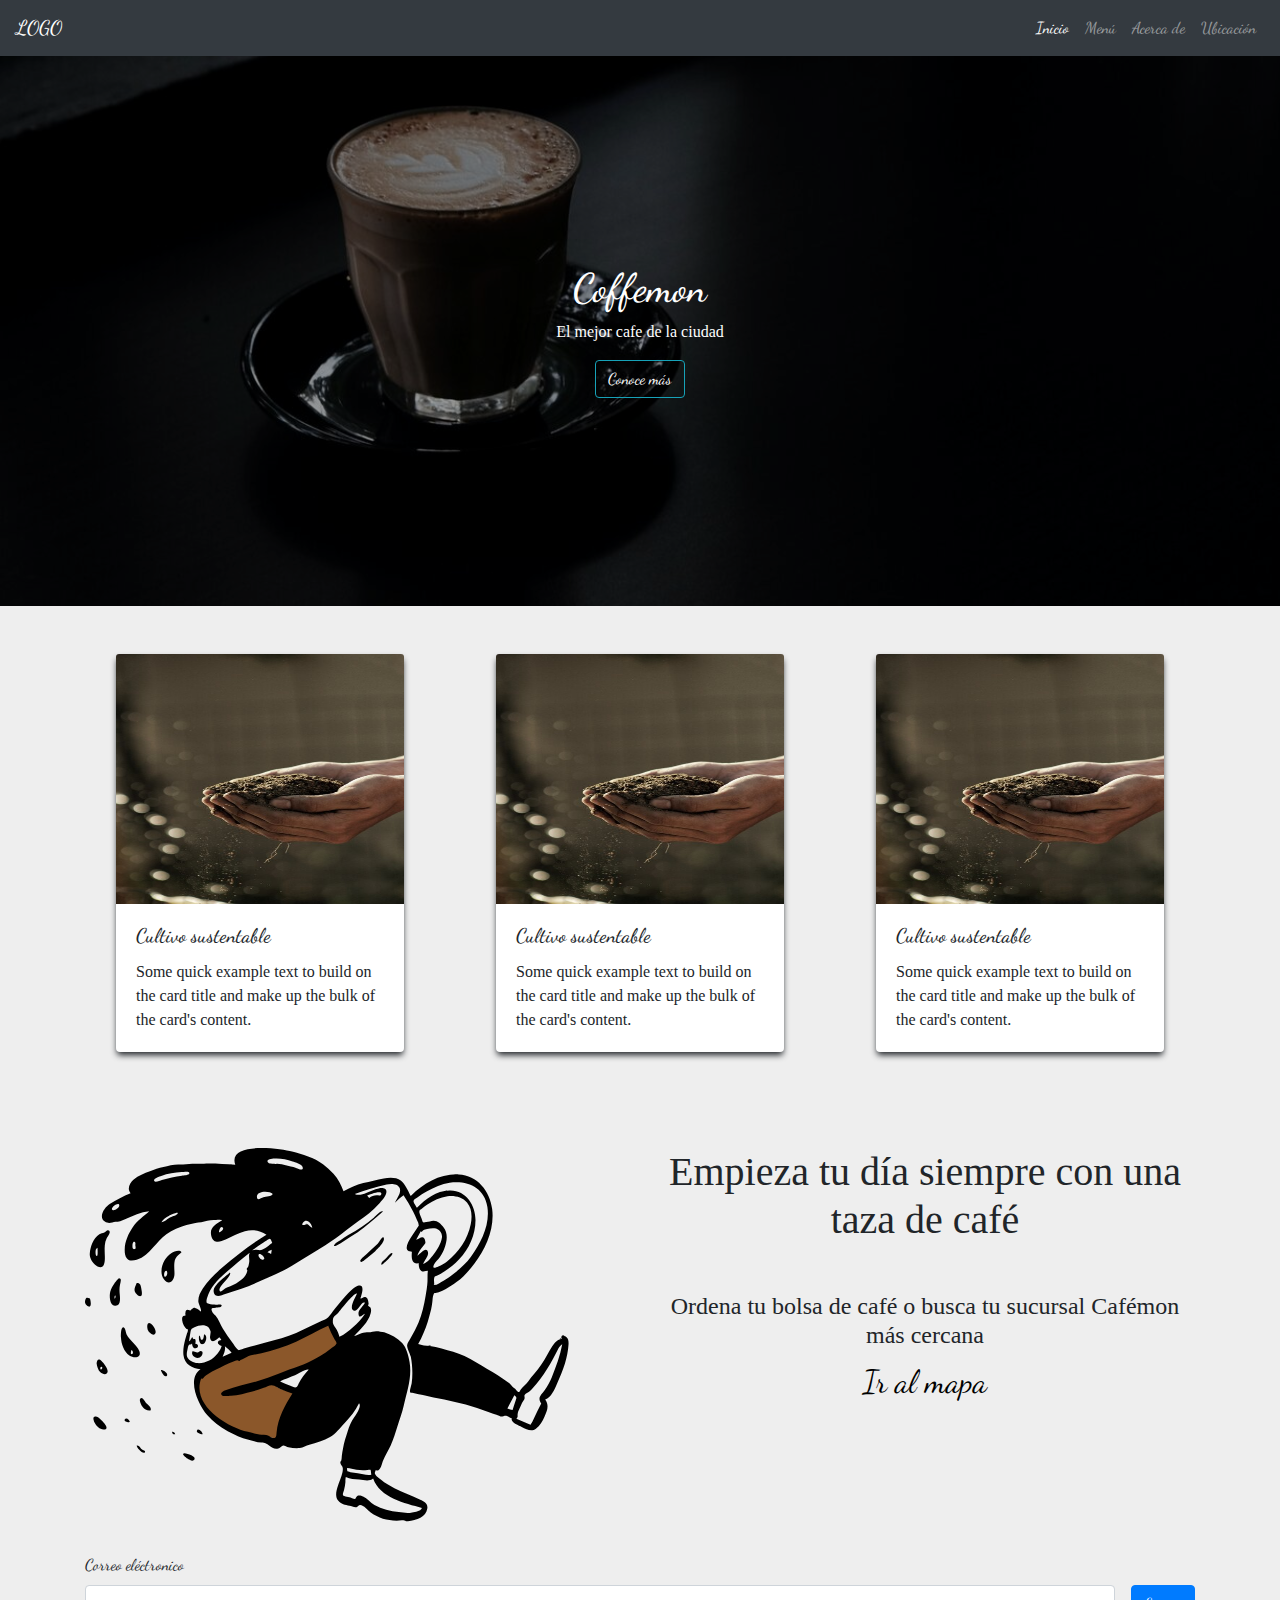
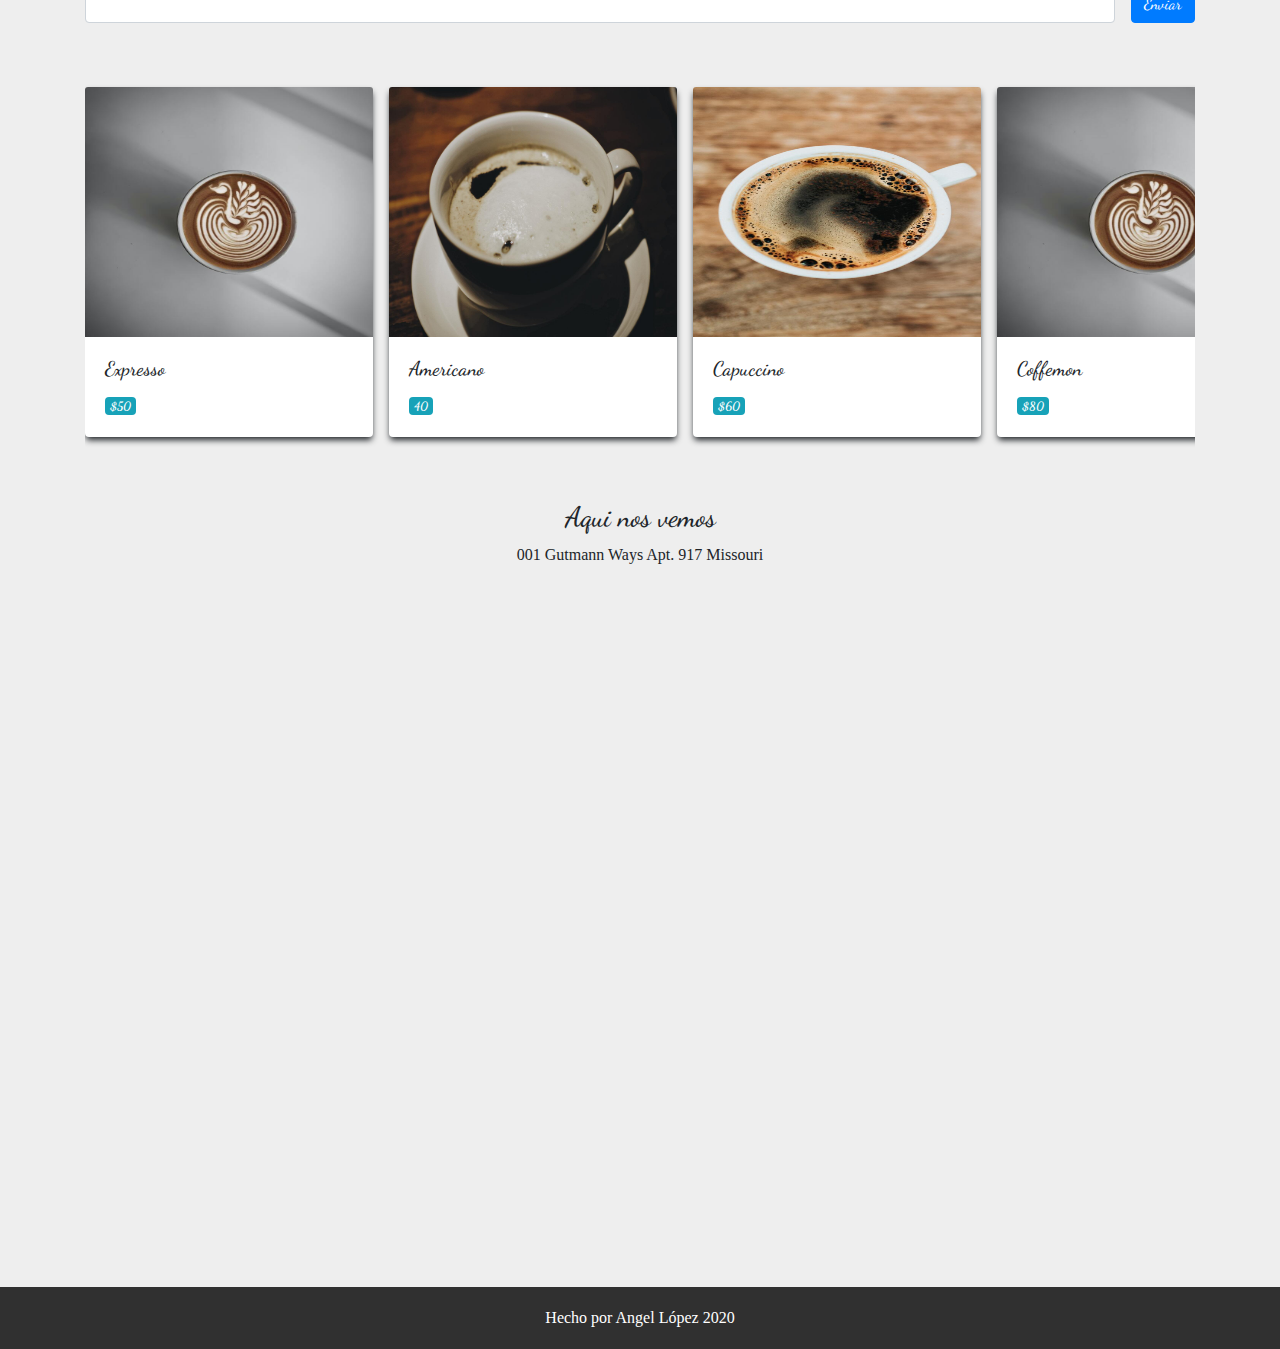
<file: index.html>
<!DOCTYPE html>
<html lang="en">
<head>
  <meta charset="UTF-8">
  <meta name="viewport" content="width=device-width, initial-scale=1.0">
  <link rel="stylesheet" href="https://stackpath.bootstrapcdn.com/bootstrap/4.5.2/css/bootstrap.min.css" integrity="sha384-JcKb8q3iqJ61gNV9KGb8thSsNjpSL0n8PARn9HuZOnIxN0hoP+VmmDGMN5t9UJ0Z" crossorigin="anonymous">
  <link rel="stylesheet" href="./css/style.css">
  <link href="https://fonts.googleapis.com/css2?family=Dancing+Script:wght@400;500;600;700&family=Old+Standard+TT&display=swap" rel="stylesheet">
  <title>Demo Web</title>
</head>
<body>
  <header>
    <nav class="navbar navbar-expand-lg navbar-dark bg-dark">
      <a class="navbar-brand" href="./index.html">LOGO</a>
      <button class="navbar-toggler" type="button" data-toggle="collapse" data-target="#navbarNavAltMarkup" aria-controls="navbarNavAltMarkup" aria-expanded="false" aria-label="Toggle navigation">
        <span class="navbar-toggler-icon"></span>
      </button>
      <div class="collapse navbar-collapse" id="navbarNavAltMarkup">
        <div class="navbar-nav">
          <a class="nav-link active" href="/">Inicio</a>
          <a class="nav-link" href="#stripe">Menú</a>
          <a class="nav-link" href="./acercaDe.html">Acerca de</a>
          <a class="nav-link" href="#map">Ubicación</a>
        </div>
      </div>
    </nav>
    
    <!-- Portada -->
    <div class="cover d-flex flex-column justify-content-center align-items-center">
      <h1>Coffemon</h1>
      <p>El mejor cafe de la ciudad</p>
      <button class="btn btn-outline-info"><a href="./acercaDe.html">Conoce más</a></button>
    </div>

  </header>

  <main>
    <section>
      <div class="container mt-5 mb-5">
        <div class="row">
          
          <div class="col-12 col-sm-6 col-md-4 mb-5 d-flex justify-content-center">
            <div class="card" style="width: 18rem;">
              <img src="./img/rsz_1gabriel-jimenez-jin4w1hqgl4-unsplash.jpg" class="card-img-top" alt="manos agarrando tierra de cultivo">
              <div class="card-body">
                <h5 class="card-title">Cultivo sustentable</h5>
                <p class="card-text">Some quick example text to build on the card title and make up the bulk of the card's content.</p>
              </div>
            </div>
          </div>
          
          <div class="col-12 col-sm-6 col-md-4 mb-5 d-flex justify-content-center">
              <div class="card" style="width: 18rem;">
                <img src="./img/rsz_1gabriel-jimenez-jin4w1hqgl4-unsplash.jpg" class="card-img-top" alt="manos agarrando tierra de cultivo">
                <div class="card-body">
                  <h5 class="card-title">Cultivo sustentable</h5>
                  <p class="card-text">Some quick example text to build on the card title and make up the bulk of the card's content.</p>
                </div>
              </div>
          </div>
        
          <div class="col-12 col-sm-6 col-md-4 mb-5 d-flex justify-content-center">
              <div class="card" style="width: 18rem;">
                <img src="./img/rsz_1gabriel-jimenez-jin4w1hqgl4-unsplash.jpg" class="card-img-top" alt="manos agarrando tierra de cultivo">
                <div class="card-body">
                  <h5 class="card-title">Cultivo sustentable</h5>
                  <p class="card-text">Some quick example text to build on the card title and make up the bulk of the card's content.</p>
                </div>
              </div>
          </div>
  
        </div>
      </div>
    </section>
  
    <section>
      <div class="container mt-5 mb-5">
        <div class="row mb-5s">
          
          <div class="col-12 col-sm-6">
            <img src="./img/CoffeeDoddle.svg" alt="caricatura de hombre agarrando taza gigante de cafe">
          </div>
  
          <div class="col-12 col-sm-6 contenedor">
            <p class="h1 mb-5">Empieza tu día siempre con una taza de café</p>
            <p class="h4">Ordena tu bolsa de café o busca tu sucursal Cafémon más cercana</p>
            <a href="#map" class="link-mapa">Ir al mapa</a>
          </div>
          
        </div>
        <!-- En action es donde decimos a donde se deben de enviar las cosas -->
        <form action="">
          <label for="email">Correo eléctronico</label>
          <div class="d-flex">
            <div class="flex-fill mr-3">
              <!-- Es importante que siempre asociemos un label con un input -->
              <!-- El valor del for del label debe ser el mismo que el valor del id del input -->
              <input type="email" name="" id="email" class="form-control" autocomplete="off">
            </div>
            <!-- El boton debe tener el type submit para que sepa que debe enviar los datos del formulario -->
            <button type="submit" class="btn btn-primary">Enviar</button>
          </div>
        </form>
      </div>
    </section>
  
    <section>
      <div class="container mt-5 mb-5" id="stripe">
  
        <div class="product-stripe">
          
          <div class="stripe-container">
  
            <div class="card" style="width: 18rem;">
              <img src="./img/chaos-creator-rOQdDwXoVps-unsplash.jpg" class="card-img-top" alt="taza de cafe">
              <div class="card-body">
                <h5 class="card-title">Expresso</h5>
                <span class="badge badge-info">$50</span>
              </div>
            </div>
    
            <div class="card" style="width: 18rem;">
              <img src="./img/steve-tsang-LXFwUcYD25Y-unsplash.jpg" class="card-img-top" alt="taza de cafe">
              <div class="card-body">
                <h5 class="card-title">Americano</h5>
                <span class="badge badge-info">40</span>
              </div>
            </div>
    
            <div class="card" style="width: 18rem;">
              <img src="./img/nathan-dumlao-nBJHO6wmRWw-unsplash.jpg" class="card-img-top" alt="taza de cafe">
              <div class="card-body">
                <h5 class="card-title">Capuccino</h5>
                <span class="badge badge-info">$60</span>
              </div>
            </div>
    
            <div class="card" style="width: 18rem;">
              <img src="./img/chaos-creator-rOQdDwXoVps-unsplash.jpg" class="card-img-top" alt="taza de cafe">
              <div class="card-body">
                <h5 class="card-title">Coffemon</h5>
                <span class="badge badge-info">$80</span>
              </div>
            </div>
  
            <div class="card" style="width: 18rem;">
              <img src="./img/nathan-dumlao-nBJHO6wmRWw-unsplash.jpg" class="card-img-top" alt="taza de cafe">
              <div class="card-body">
                <h5 class="card-title">Capuccino</h5>
                <span class="badge badge-info">$60</span>
              </div>
            </div>
  
            <div class="card" style="width: 18rem;">
              <img src="./img/steve-tsang-LXFwUcYD25Y-unsplash.jpg" class="card-img-top" alt="taza de cafe">
              <div class="card-body">
                <h5 class="card-title">Americano</h5>
                <span class="badge badge-info">40</span>
              </div>
            </div>
  
          </div>
  
        </div>
      </div>
    </section>
  
    <section>
      <div class="container mt-5 mb-5 text-center" id="map">
        <p class="h3 title-address">Aqui nos vemos</p>
        <p class="mb-5">001 Gutmann Ways Apt. 917 Missouri</p>
        <div class="responsive-iframe">
          <iframe src="https://www.google.com/maps/embed?pb=!1m18!1m12!1m3!1d3764.495742540195!2d-99.1635152845806!3d19.347675705916743!2m3!1f0!2f0!3f0!3m2!1i1024!2i768!4f13.1!3m3!1m2!1s0x85d1ffdcb3afc8d1%3A0x9ce8839c8bfba181!2sCentro%20De%20Coyoacan!5e0!3m2!1ses-419!2smx!4v1599631989871!5m2!1ses-419!2smx" width="600" height="450" frameborder="0" style="border:0;" allowfullscreen="" aria-hidden="false" tabindex="0"></iframe>
        </div>
      </div>
    </section>
  </main>

  <footer>
    <div class="footer text-center">
      <p class="firm mt-5 mb-0">Hecho por Angel López 2020</p>
    </div>
  </footer>
</body>
</html>
</file>
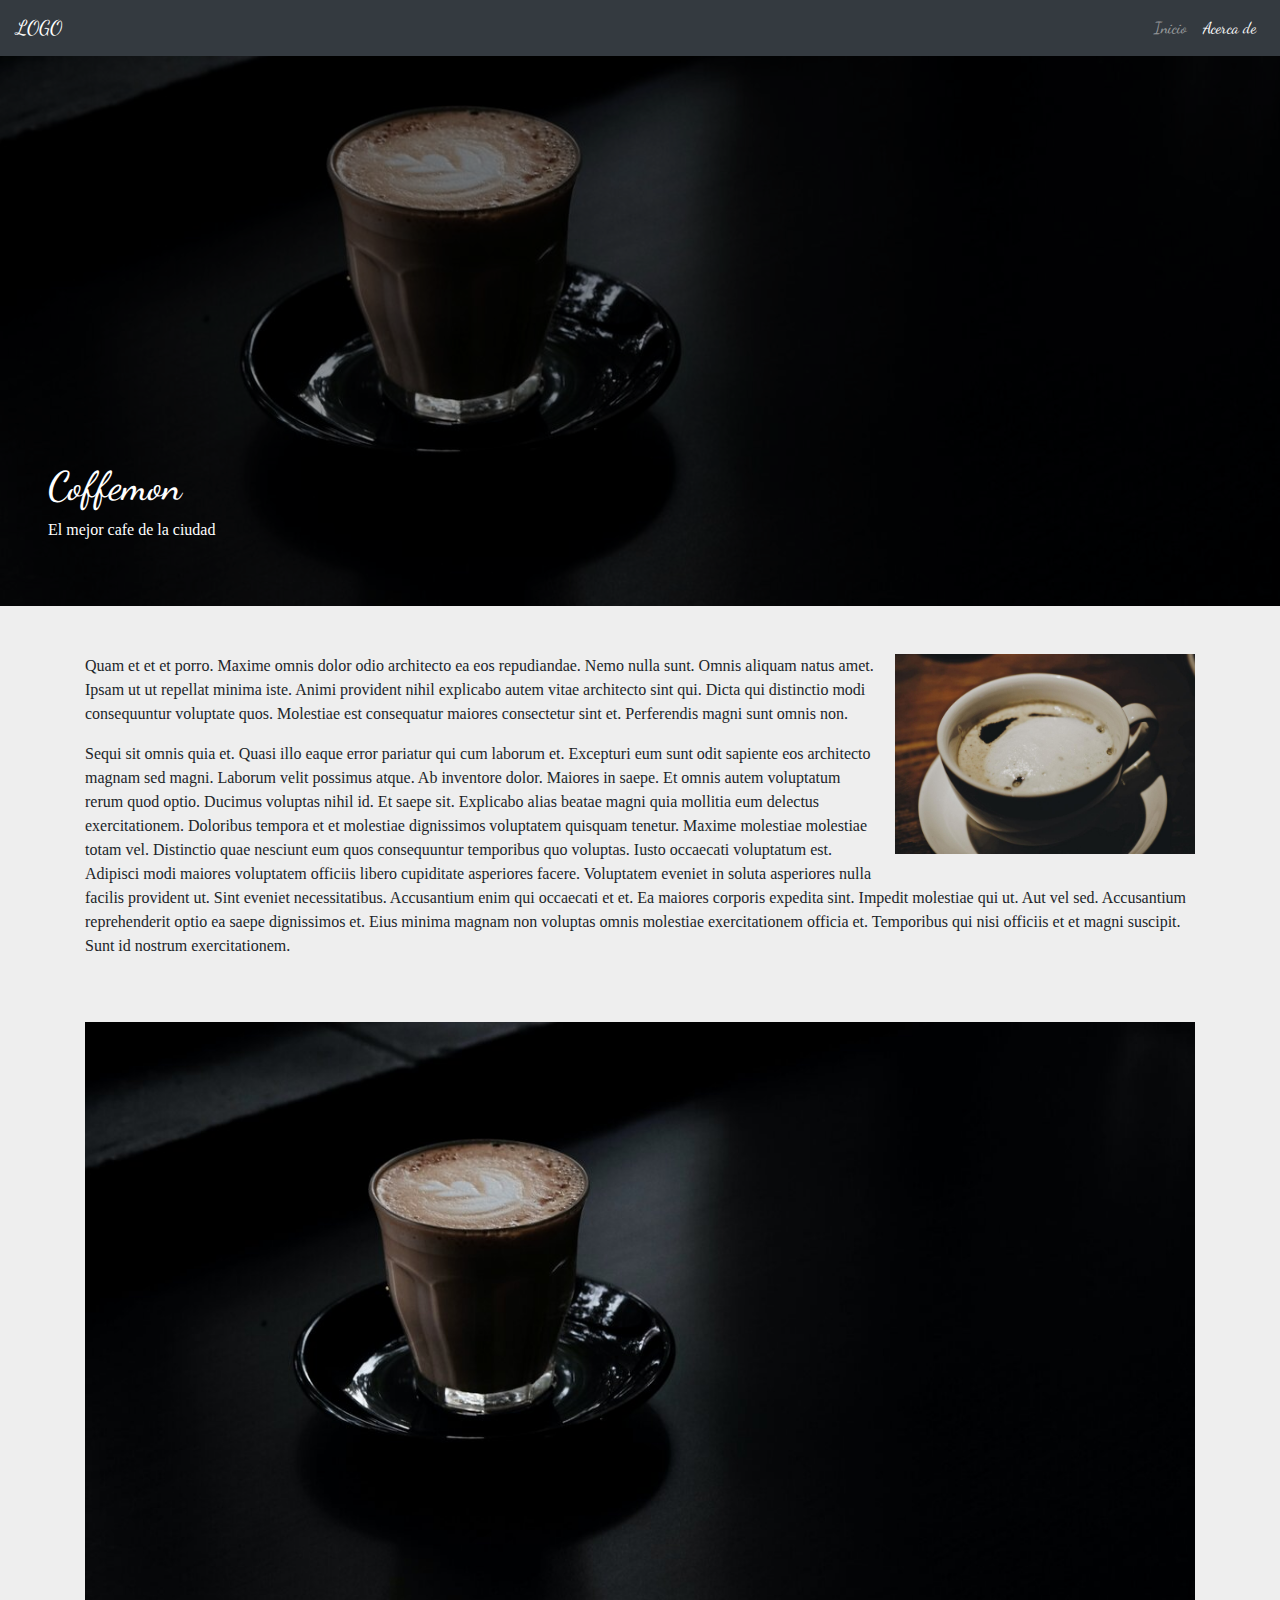
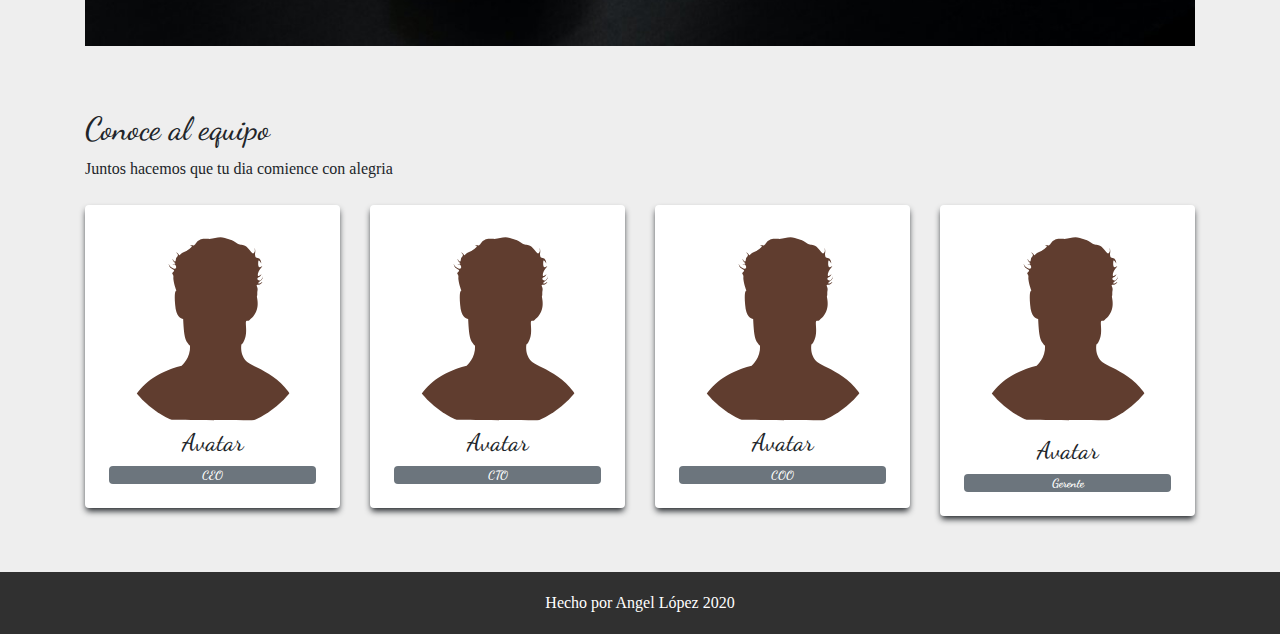
<file: acercaDe.html>
<!DOCTYPE html>
<html lang="en">
<head>
  <meta charset="UTF-8">
  <meta name="viewport" content="width=device-width, initial-scale=1.0">
  <link rel="stylesheet" href="https://stackpath.bootstrapcdn.com/bootstrap/4.5.2/css/bootstrap.min.css" integrity="sha384-JcKb8q3iqJ61gNV9KGb8thSsNjpSL0n8PARn9HuZOnIxN0hoP+VmmDGMN5t9UJ0Z" crossorigin="anonymous">
  <link rel="stylesheet" href="./css/style.css">
  <link href="https://fonts.googleapis.com/css2?family=Dancing+Script:wght@400;500;600;700&family=Old+Standard+TT&display=swap" rel="stylesheet">
  <title>Demo Web</title>
</head>
<body>
  <header>
    <nav class="navbar navbar-expand-lg navbar-dark bg-dark">
      <a class="navbar-brand" href="./index.html">LOGO</a>
      <button class="navbar-toggler" type="button" data-toggle="collapse" data-target="#navbarNavAltMarkup" aria-controls="navbarNavAltMarkup" aria-expanded="false" aria-label="Toggle navigation">
        <span class="navbar-toggler-icon"></span>
      </button>
      <div class="collapse navbar-collapse" id="navbarNavAltMarkup">
        <div class="navbar-nav">
          <a class="nav-link" href="./index.html">Inicio</a>
          <a class="nav-link active" href="./acercaDe.html">Acerca de</a>
        </div>
      </div>
    </nav>
    
    <!-- Portada -->
    <div class="cover d-flex flex-column justify-content-end align-items-start p-5">
      <h1>Coffemon</h1>
      <p>El mejor cafe de la ciudad</p>
    </div>

  </header>

  <main>

    <section>
      <div class="container mt-5 mb-5">
        <img class="imagen-acerca float-right ml-3 mb-3" src="./img/steve-tsang-LXFwUcYD25Y-unsplash.jpg" alt="taza de cafe">

        <p>Quam et et et porro. Maxime omnis dolor odio architecto ea eos repudiandae. Nemo nulla sunt. Omnis aliquam natus amet. Ipsam ut ut repellat minima iste. Animi provident nihil explicabo autem vitae architecto sint qui. Dicta qui distinctio modi consequuntur voluptate quos. Molestiae est consequatur maiores consectetur sint et. Perferendis magni sunt omnis non.</p>
        
        <p>Sequi sit omnis quia et. Quasi illo eaque error pariatur qui cum laborum et. Excepturi eum sunt odit sapiente eos architecto magnam sed magni. Laborum velit possimus atque. Ab inventore dolor. Maiores in saepe.
          Et omnis autem voluptatum rerum quod optio. Ducimus voluptas nihil id. Et saepe sit. Explicabo alias beatae magni quia mollitia eum delectus exercitationem.
          Doloribus tempora et et molestiae dignissimos voluptatem quisquam tenetur. Maxime molestiae molestiae totam vel. Distinctio quae nesciunt eum quos consequuntur temporibus quo voluptas. Iusto occaecati voluptatum est. Adipisci modi maiores voluptatem officiis libero cupiditate asperiores facere. Voluptatem eveniet in soluta asperiores nulla facilis provident ut. Sint eveniet necessitatibus. Accusantium enim qui occaecati et et. Ea maiores corporis expedita sint. Impedit molestiae qui ut. Aut vel sed. Accusantium reprehenderit optio ea saepe dignissimos et. Eius minima magnam non voluptas omnis molestiae exercitationem officia et. Temporibus qui nisi officiis et et magni suscipit. Sunt id nostrum exercitationem.</p>
      </div>
    </section>

    <!-- Slider (carruel) sin programación -->
    <section>
      <div class="container mt-5 mb-5">
        <div class="slider">
          <div class="slider-container">
            <div class="image-container" style="background-image: url(./img/cafe.jpg);" title="taza de cafe"></div>
            <div class="image-container" style="background-image: url(./img/steve-tsang-LXFwUcYD25Y-unsplash.jpg);" title="taza de cafe"></div>
            <div class="image-container" style="background-image: url(./img/cafe.jpg);"></div>
            <div class="image-container" style="background-image: url(./img/steve-tsang-LXFwUcYD25Y-unsplash.jpg);" title="taza de cafe"></div>
          </div>
        </div>
      </div>
    </section>

    <section>
      <div class="container mt-5 mb-5">
        <h2>Conoce al equipo</h2>
        <p>Juntos hacemos que tu dia comience con alegria</p>
        
        <div class="row">
          <div class="col-12 col-sm-6 col-md-3 mt-2">
            <div class="card p-4 mb-2">
              <div class="avatar rounded-circle" style="background-image: url(./img/avatar.svg);"></div>
              <p class="h4 title-avatar text-center">Avatar</p>
              <span class="badge badge-secondary">CEO</span>
            </div>
          </div>
  
          <div class="col-12 col-sm-6 col-md-3 mt-2">
            <div class="card p-4 mb-2">
              <div class="avatar rounded-circle" style="background-image: url(./img/avatar.svg);"></div>
              <p class="h4 title-avatar text-center">Avatar</p>
              <span class="badge badge-secondary">CTO</span>
            </div>
          </div>
  
          <div class="col-12 col-sm-6 col-md-3 mt-2">
            <div class="card p-4 mb-2">
              <div class="avatar rounded-circle" style="background-image: url(./img/avatar.svg);"></div>
              <p class="h4 title-avatar text-center">Avatar</p>
              <span class="badge badge-secondary">COO</span>
            </div>
          </div>
  
          <div class="col-12 col-sm-6 col-md-3 mt-2">
            <div class="card p-4 mb-2">
              <div class="avatar rounded-circle" style="background-image: url(./img/avatar.svg);"></div>
              <p class="h4 title-avatar text-center mt-2">Avatar</p>
              <span class="badge badge-secondary">Gerente</span>
            </div>
          </div>
        </div>
      
      </div>
    </section>

  </main>

  <footer>
    <div class="footer text-center">
      <p class="firm mt-5 mb-0">Hecho por Angel López 2020</p>
    </div>
  </footer>
</body>
</html>
</file>
<file: css/style.css>
body{
  font-family: 'Dancing Script', cursive;
  background-color: #eee;
}

a{
  color: white;
}
a:hover{
  text-decoration: none;
  color: white;
}

p{
  font-family: 'Old Standard TT', serif;
}

.title-address{
  font-family: 'Dancing Script', cursive;
}

.title-avatar{
  font-family: 'Dancing Script', cursive;
}

.cover{
  background-image: url(../img/cafe.jpg);
  background-size: cover;
  background-position: center;
  /* poniendo opacidad para que contrasten las letras */
  background-color: rgba(0, 0, 0, .4);
  background-blend-mode: darken;
  height: 550px;
  color: white;
}

.navbar-collapse{
  justify-content: flex-end;
}

/* el diseño web moderno dicta que en lugar de bordes debemos tener sombras */
.card{
  border: none;
  box-shadow: 0 4px 6px -1px;
}

.card-img-top{
  height:250px;
}

/* Tip: si cuando estamos usando tarjetas los titulos hacen que se descuadren
entonces debemos ocupar la propiedad min-height en el titulo */

.contenedor{
  text-align: center;
}
.link-mapa{
  font-size: 2em;
  color: black;
  /* text-align: center; */
}

.link-mapa:hover{
  text-decoration: none;
}

.product-stripe, .slider{
  overflow-x: scroll;
  padding-top: 1rem;
  padding-bottom: 1rem;
}

.stripe-container, .slider-container{
  display: flex;
}

.stripe-container .card{
  width: 300px;
  flex-shrink: 0;
  margin-right: 1rem;
}

/* Hack para hacer un mapa de google responsivo */
/* el 56.25 es para guardar siempre una proporcion */
.responsive-iframe{
  position: relative;
  padding-top: 56.25%;
}

.responsive-iframe iframe{
  position: absolute;
  top: 0;
  left: 0;
  height: 100%;
  width: 100%;
}
/* termina el hack */

.footer{
  color: white;
  background-color: rgba(0, 0, 0, .8);
}

.firm{
  padding: 1.2em;
}

.imagen-acerca{
  width: 300px;
  /* float: left; */
}

/* Para hacer el slider sin programacion de JS */
.image-container{
  width: 100%;
  padding-top: 56.25%;
  background-size: cover;
  background-position: center;
  flex-shrink: 0;
}

.slider {
  overflow-x: hidden;
}

/* Poniendo la animacion al slider */
.slider-container{
  transform:translateX(0);
  animation: slider 10s infinite;
}

@keyframes slider{
  0%{
    transform:translateX(0);
  }
  20%{
    transform:translateX(0);
  }
  25%{
    transform:translateX(-100%);
  }
  45%{
    transform:translateX(-100%);
  }
  50%{
    transform:translateX(-200%);
  }
  70%{
    transform:translateX(-200%);
  }
  75%{
    transform:translateX(-300%);
  }
  95%{
    transform:translateX(-300%);
  }
  100%{
    transform:translateX(0);
  }
}
/* fin del slider */

.avatar{
  width: 200px;
  height: 200px;
  background-size: cover;
  background-position: center;
  margin: 0 auto;
}
</file>
